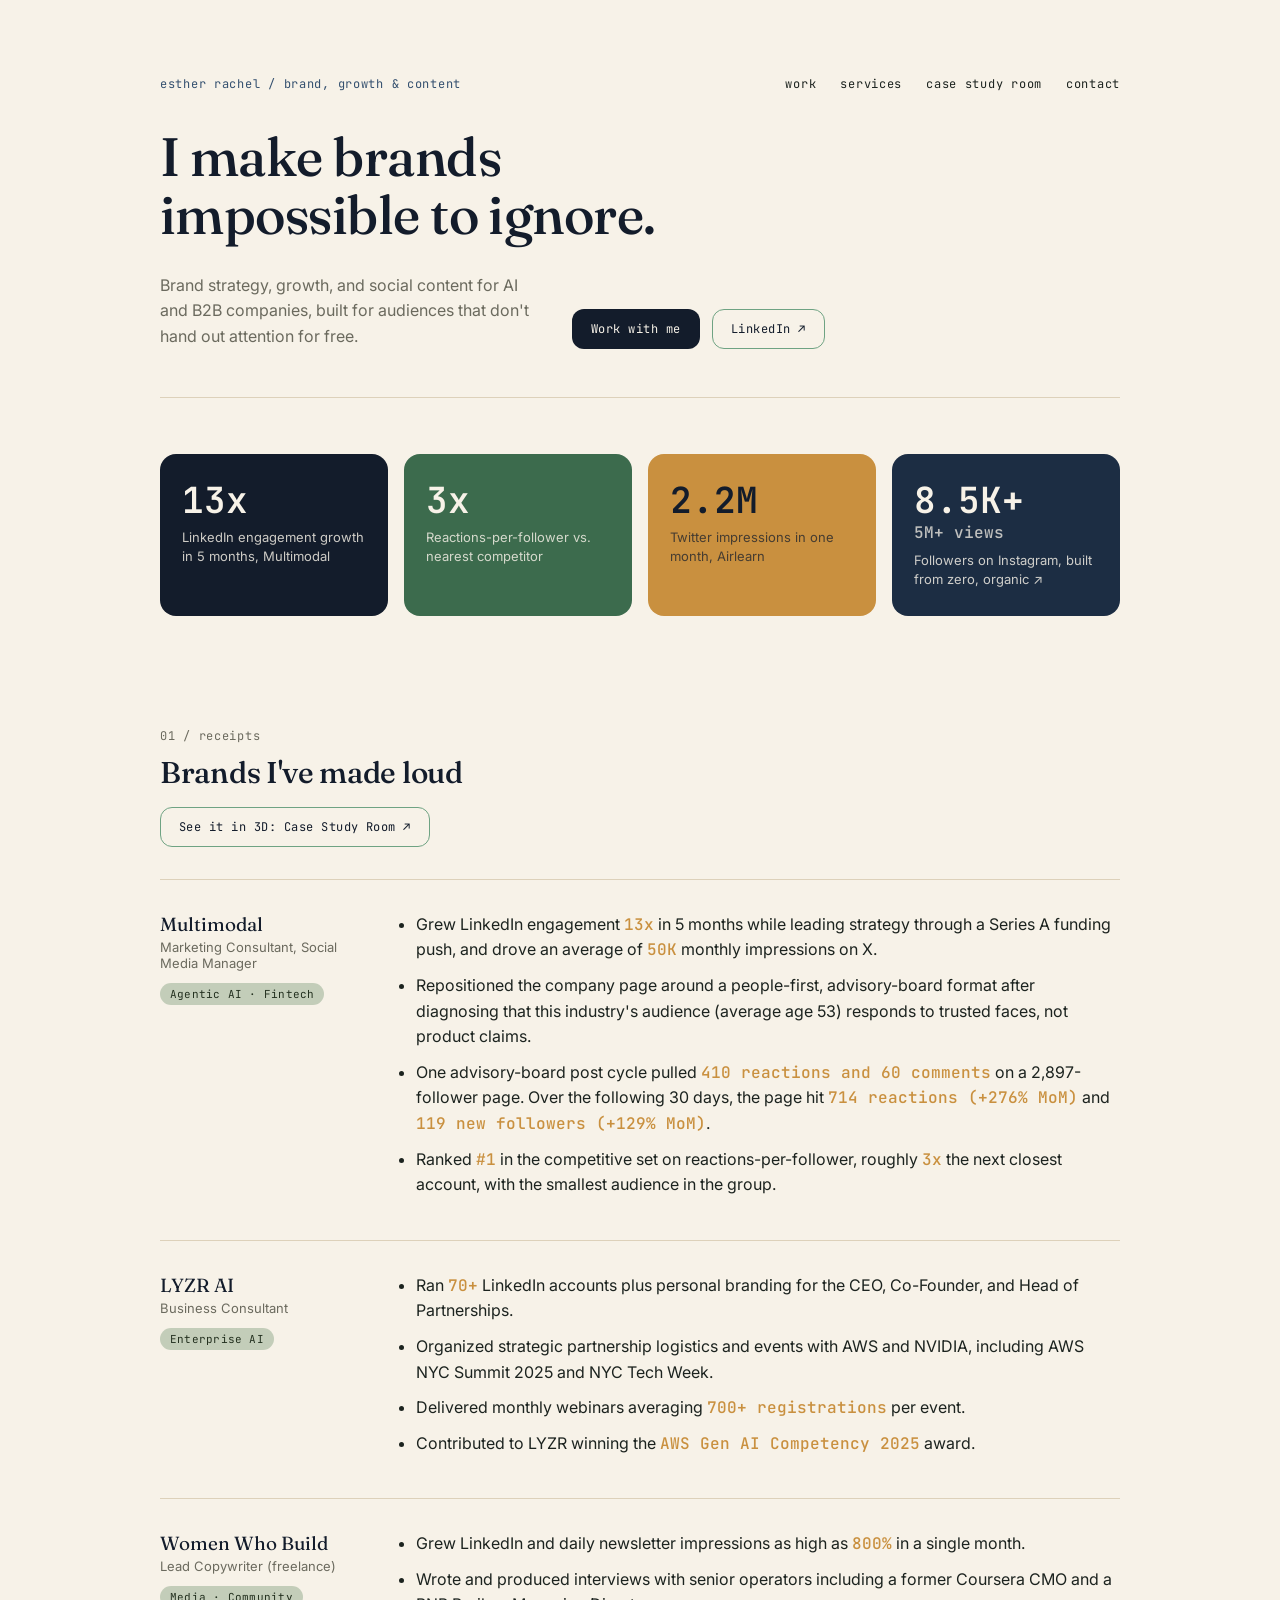
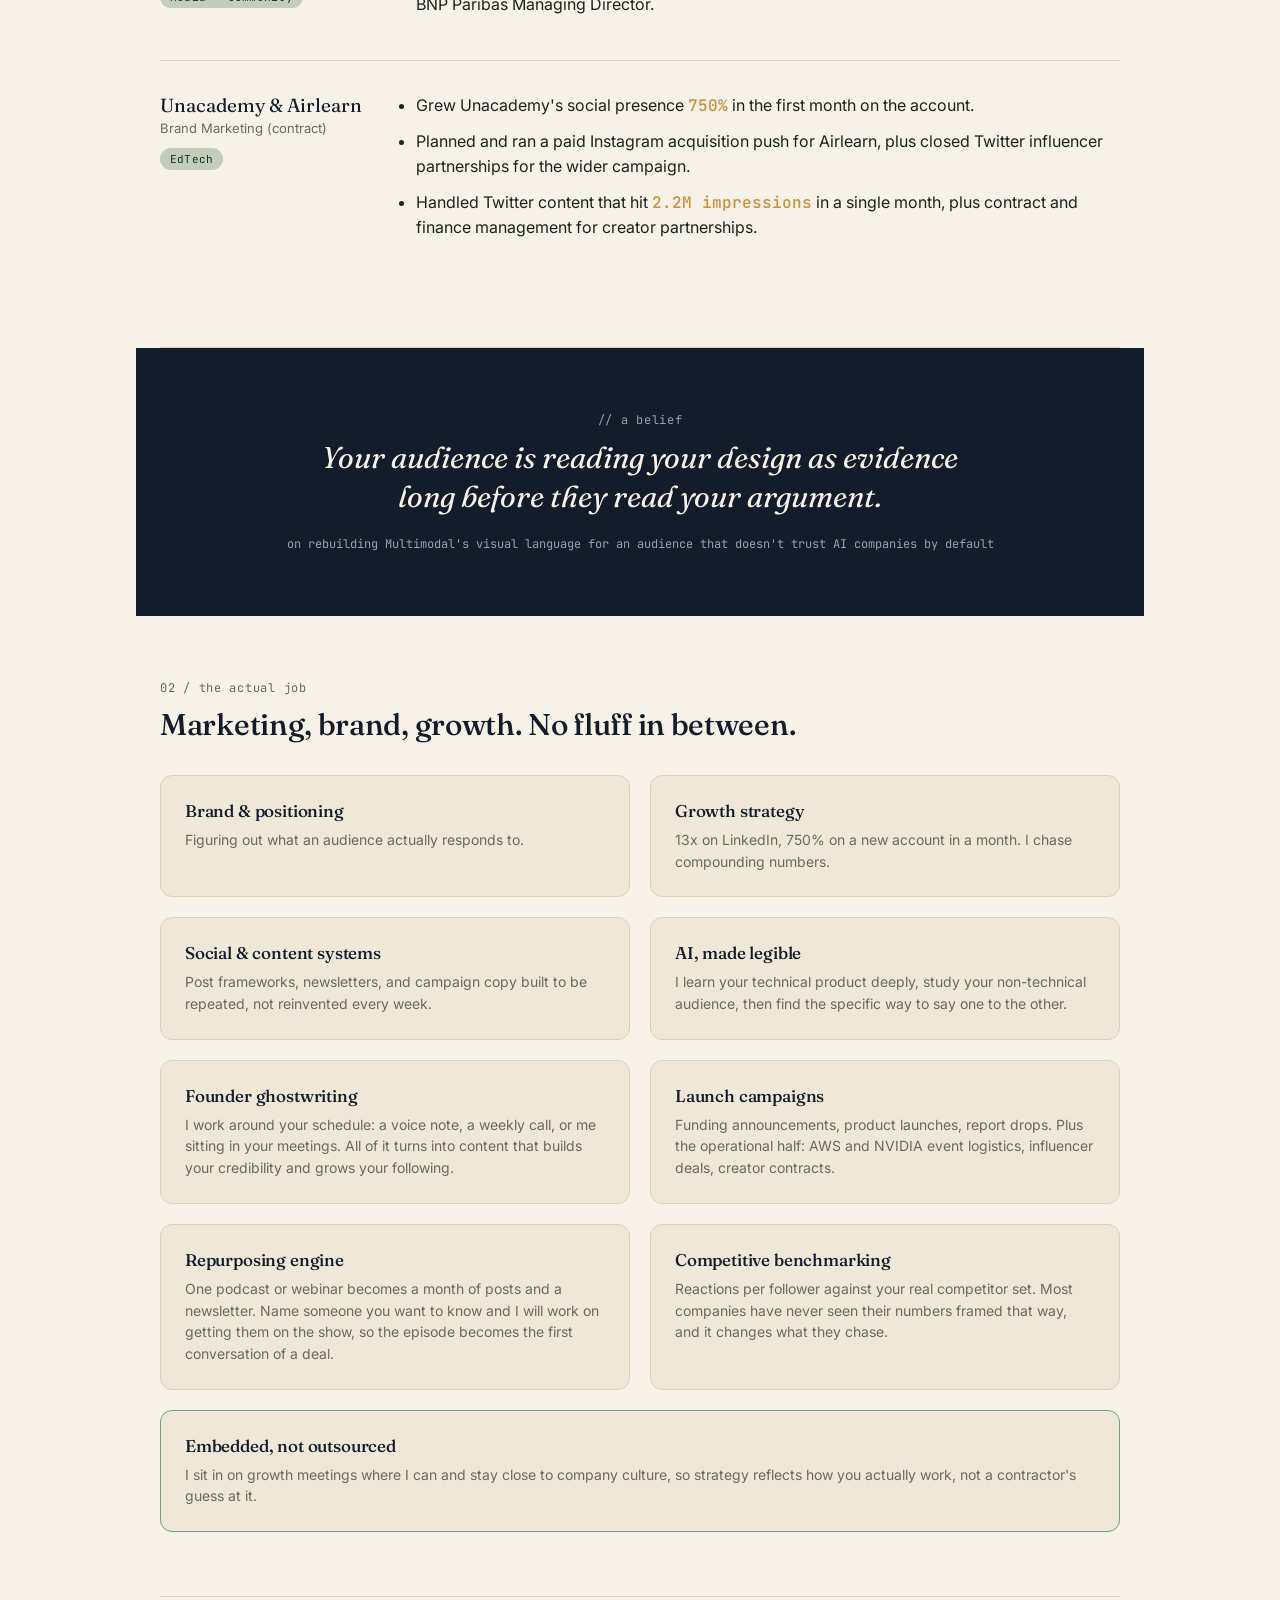
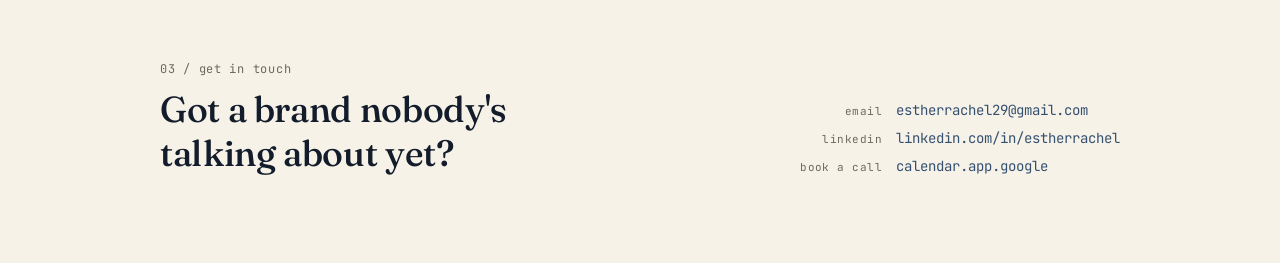
<file: index.html>
<!doctype html>
<html lang="en">
<head>
<meta charset="UTF-8" />
<meta name="viewport" content="width=device-width, initial-scale=1.0, viewport-fit=cover" />
<title>Esther Rachel: Impossible to Ignore</title>
<meta name="description" content="Brand strategy, growth, and social/content for AI and B2B companies, built to get noticed by audiences that don't hand out attention for free." />
<link rel="preconnect" href="https://fonts.googleapis.com">
<link rel="preconnect" href="https://fonts.gstatic.com" crossorigin>
<link href="https://fonts.googleapis.com/css2?family=Fraunces:ital,opsz,wght@0,9..144,400;0,9..144,500;0,9..144,600;1,9..144,500&family=Inter:wght@400;500;600;700&family=JetBrains+Mono:wght@400;500&display=swap" rel="stylesheet">
<link rel="stylesheet" href="style.css">
</head>
<body>

<div class="wrap">

  <header class="hero">
    <div class="hero-top">
      <span class="mono kicker">esther rachel / brand, growth &amp; content</span>
      <nav>
        <a href="#work">work</a>
        <a href="#services">services</a>
        <a href="rooms.html">case study room</a>
        <a href="#contact">contact</a>
      </nav>
    </div>
    <h1 class="headline">I make brands impossible to ignore.</h1>
    <div class="hero-sub">
      <p>Brand strategy, growth, and social content for AI and B2B companies, built for audiences that don't hand out attention for free.</p>
      <div class="hero-links">
        <a class="btn solid" href="#contact">Work with me</a>
        <a class="btn ghost" href="https://www.linkedin.com/in/estherrachel/" target="_blank" rel="noopener">LinkedIn ↗</a>
      </div>
    </div>
  </header>

  <section class="stats reveal">
    <div class="stat"><div class="num">13x</div><div class="label">LinkedIn engagement growth in 5 months, Multimodal</div></div>
    <div class="stat"><div class="num">3x</div><div class="label">Reactions-per-follower vs. nearest competitor</div></div>
    <div class="stat"><div class="num">2.2M</div><div class="label">Twitter impressions in one month, Airlearn</div></div>
    <a class="stat stat-link" href="https://www.instagram.com/ishtarcreatives" target="_blank" rel="noopener">
      <div class="num">8.5K+</div>
      <div class="num-sub">5M+ views</div>
      <div class="label">Followers on Instagram, built from zero, organic ↗</div>
    </a>
  </section>

  <section id="work" class="divider">
    <div class="section-head reveal">
      <span class="mono kicker">01 / receipts</span>
      <h2>Brands I've made loud</h2>
      <a class="btn ghost work-cta" href="rooms.html">See it in 3D: Case Study Room ↗</a>
    </div>

    <div class="case reveal">
      <div class="who">
        <div class="name">Multimodal</div>
        <div class="role">Marketing Consultant, Social Media Manager</div>
        <span class="tag">Agentic AI · Fintech</span>
      </div>
      <ul>
        <li>Grew LinkedIn engagement <strong>13x</strong> in 5 months while leading strategy through a Series A funding push, and drove an average of <strong>50K</strong> monthly impressions on X.</li>
        <li>Repositioned the company page around a people-first, advisory-board format after diagnosing that this industry's audience (average age 53) responds to trusted faces, not product claims.</li>
        <li>One advisory-board post cycle pulled <strong>410 reactions and 60 comments</strong> on a 2,897-follower page. Over the following 30 days, the page hit <strong>714 reactions (+276% MoM)</strong> and <strong>119 new followers (+129% MoM)</strong>.</li>
        <li>Ranked <strong>#1</strong> in the competitive set on reactions-per-follower, roughly <strong>3x</strong> the next closest account, with the smallest audience in the group.</li>
      </ul>
    </div>

    <div class="case reveal">
      <div class="who">
        <div class="name">LYZR AI</div>
        <div class="role">Business Consultant</div>
        <span class="tag">Enterprise AI</span>
      </div>
      <ul>
        <li>Ran <strong>70+</strong> LinkedIn accounts plus personal branding for the CEO, Co-Founder, and Head of Partnerships.</li>
        <li>Organized strategic partnership logistics and events with AWS and NVIDIA, including AWS NYC Summit 2025 and NYC Tech Week.</li>
        <li>Delivered monthly webinars averaging <strong>700+ registrations</strong> per event.</li>
        <li>Contributed to LYZR winning the <strong>AWS Gen AI Competency 2025</strong> award.</li>
      </ul>
    </div>

    <div class="case reveal">
      <div class="who">
        <div class="name">Women Who Build</div>
        <div class="role">Lead Copywriter (freelance)</div>
        <span class="tag">Media · Community</span>
      </div>
      <ul>
        <li>Grew LinkedIn and daily newsletter impressions as high as <strong>800%</strong> in a single month.</li>
        <li>Wrote and produced interviews with senior operators including a former Coursera CMO and a BNP Paribas Managing Director.</li>
      </ul>
    </div>

    <div class="case reveal">
      <div class="who">
        <div class="name">Unacademy &amp; Airlearn</div>
        <div class="role">Brand Marketing (contract)</div>
        <span class="tag">EdTech</span>
      </div>
      <ul>
        <li>Grew Unacademy's social presence <strong>750%</strong> in the first month on the account.</li>
        <li>Planned and ran a paid Instagram acquisition push for Airlearn, plus closed Twitter influencer partnerships for the wider campaign.</li>
        <li>Handled Twitter content that hit <strong>2.2M impressions</strong> in a single month, plus contract and finance management for creator partnerships.</li>
      </ul>
    </div>
  </section>

  <section class="quote reveal">
    <span class="mono kicker">// a belief</span>
    <blockquote>Your audience is reading your design as evidence long before they read your argument.</blockquote>
    <div class="quote-cite">on rebuilding Multimodal's visual language for an audience that doesn't trust AI companies by default</div>
  </section>

  <section id="services" class="divider">
    <div class="section-head reveal">
      <span class="mono kicker">02 / the actual job</span>
      <h2>Marketing, brand, growth. No fluff in between.</h2>
    </div>
    <div class="services">
      <div class="service reveal">
        <h3>Brand &amp; positioning</h3>
        <p>Figuring out what an audience actually responds to.</p>
      </div>
      <div class="service reveal">
        <h3>Growth strategy</h3>
        <p>13x on LinkedIn, 750% on a new account in a month. I chase compounding numbers.</p>
      </div>
      <div class="service reveal">
        <h3>Social &amp; content systems</h3>
        <p>Post frameworks, newsletters, and campaign copy built to be repeated, not reinvented every week.</p>
      </div>
      <div class="service reveal">
        <h3>AI, made legible</h3>
        <p>I learn your technical product deeply, study your non-technical audience, then find the specific way to say one to the other.</p>
      </div>
      <div class="service reveal">
        <h3>Founder ghostwriting</h3>
        <p>I work around your schedule: a voice note, a weekly call, or me sitting in your meetings. All of it turns into content that builds your credibility and grows your following.</p>
      </div>
      <div class="service reveal">
        <h3>Launch campaigns</h3>
        <p>Funding announcements, product launches, report drops. Plus the operational half: AWS and NVIDIA event logistics, influencer deals, creator contracts.</p>
      </div>
      <div class="service reveal">
        <h3>Repurposing engine</h3>
        <p>One podcast or webinar becomes a month of posts and a newsletter. Name someone you want to know and I will work on getting them on the show, so the episode becomes the first conversation of a deal.</p>
      </div>
      <div class="service reveal">
        <h3>Competitive benchmarking</h3>
        <p>Reactions per follower against your real competitor set. Most companies have never seen their numbers framed that way, and it changes what they chase.</p>
      </div>
      <div class="service reveal full">
        <h3>Embedded, not outsourced</h3>
        <p>I sit in on growth meetings where I can and stay close to company culture, so strategy reflects how you actually work, not a contractor's guess at it.</p>
      </div>
    </div>
  </section>

  <footer id="contact" class="reveal">
    <div>
      <span class="mono kicker">03 / get in touch</span>
      <h2>Got a brand nobody's talking about yet?</h2>
    </div>
    <div class="contact-links">
      <div class="contact-row"><span class="mono label">email</span><a href="mailto:estherrachel29@gmail.com">estherrachel29@gmail.com</a></div>
      <div class="contact-row"><span class="mono label">linkedin</span><a href="https://www.linkedin.com/in/estherrachel/" target="_blank" rel="noopener">linkedin.com/in/estherrachel</a></div>
      <div class="contact-row"><span class="mono label">book a call</span><a href="https://calendar.app.google/FV8yc5FFpcigEkFE9" target="_blank" rel="noopener">calendar.app.google</a></div>
    </div>
  </footer>

</div>

<script src="script.js"></script>
</body>
</html>
</file>
<file: style.css>
/* Deep Current — coastal luxury personal brand system */

:root {
  /* Neutrals — warm sand/ivory, never stark white */
  --color-bg: #f7f2e8;
  --color-surface: #efe7d8;
  --color-border: #ddd1ba;
  --color-text: #1c231f;
  --color-text-muted: #6b6a5e;

  /* Deep navy (primary) */
  --color-navy-900: #131c2b;
  --color-navy-700: #1c2d43;
  --color-navy-500: #34506f;
  --color-navy-300: #8fa3b8;

  /* Sage / seafoam (secondary) — deepened for more punch */
  --color-sage-900: #23301f;
  --color-sage-700: #3c6b4d;
  --color-sage-500: #6fa383;
  --color-sage-300: #c3cdb9;

  /* Brass (accent) — warmer, richer gold */
  --color-brass: #c9903f;

  /* Fixed cream for text on dark surfaces — never swaps with theme,
     unlike --color-bg, so it stays readable on fixed-dark bands
     (quote section, solid buttons, navy/sage stat tiles) in dark mode. */
  --color-on-dark: #f7f2e8;
  --color-on-dark-soft: #8fa3b8;

  --color-accent: var(--color-sage-500);
  --color-accent-alt: var(--color-navy-500);

  --font-display: 'Fraunces', Georgia, serif;
  --font-body: 'Inter', system-ui, sans-serif;
  --font-mono: 'JetBrains Mono', 'IBM Plex Mono', monospace;

  --radius: 12px;
  color-scheme: light dark;
}

@media (prefers-color-scheme: dark) {
  :root:not([data-theme="light"]) {
    --color-bg: #14181a;
    --color-surface: #1b2022;
    --color-border: #2c3234;
    --color-text: #f2ede1;
    --color-text-muted: #a6a89a;
    --color-navy-300: #3a4d63;
    --color-sage-300: #47533f;
  }
}
:root[data-theme="dark"] {
  --color-bg: #14181a;
  --color-surface: #1b2022;
  --color-border: #2c3234;
  --color-text: #f2ede1;
  --color-text-muted: #a6a89a;
  --color-navy-300: #3a4d63;
  --color-sage-300: #47533f;
}

* { box-sizing: border-box; }

body {
  margin: 0;
  background: var(--color-bg);
  color: var(--color-text);
  font-family: var(--font-body);
  padding-inline: 24px;
  -webkit-font-smoothing: antialiased;
}

.wrap { max-width: 960px; margin: 0 auto; }

::selection { background: var(--color-brass); color: var(--color-navy-900); }

h1, h2, h3 {
  font-family: var(--font-display);
  font-weight: 500;
  letter-spacing: -0.01em;
  margin: 0;
  text-wrap: balance;
  color: var(--color-navy-900);
}
:root[data-theme="dark"] h1, :root[data-theme="dark"] h2, :root[data-theme="dark"] h3 { color: var(--color-text); }
@media (prefers-color-scheme: dark) {
  :root:not([data-theme="light"]) h1,
  :root:not([data-theme="light"]) h2,
  :root:not([data-theme="light"]) h3 { color: var(--color-text); }
}

.mono { font-family: var(--font-mono); font-variant-numeric: tabular-nums; }
.kicker {
  display: block;
  font-size: 12px;
  letter-spacing: 0.06em;
  color: var(--color-text-muted);
  margin-bottom: 10px;
}
.accent-brass { color: var(--color-brass); }

a { color: var(--color-navy-500); text-decoration: none; }
a:hover { color: var(--color-brass); }

/* HERO */
header.hero {
  padding-block: 72px 48px;
  border-bottom: 1px solid var(--color-border);
}
.hero-top {
  display: flex; justify-content: space-between; align-items: baseline;
  gap: 16px; flex-wrap: wrap; margin-bottom: 36px;
}
.hero-top .kicker { margin-bottom: 0; color: var(--color-navy-500); }
nav a {
  font-family: var(--font-mono); font-size: 12px; letter-spacing: 0.06em;
  color: var(--color-text); margin-left: 20px; border-bottom: 1px solid transparent;
}
nav a:hover { color: var(--color-brass); border-bottom-color: var(--color-brass); }

h1.headline {
  font-size: clamp(32px, 5.5vw, 54px);
  line-height: 1.08;
  max-width: 17ch;
  margin-top: 4px;
}
.hero-sub { display: flex; gap: 32px; margin-top: 28px; flex-wrap: wrap; }
.hero-sub p { max-width: 38ch; color: var(--color-text-muted); font-size: 16px; line-height: 1.6; margin: 0; }
.hero-links { display: flex; gap: 12px; flex-wrap: wrap; align-self: flex-end; }

.btn {
  font-family: var(--font-mono); font-size: 12px; letter-spacing: 0.04em;
  padding: 11px 18px; border-radius: var(--radius); text-decoration: none;
  white-space: nowrap; border: 1px solid transparent; transition: transform 0.15s ease, box-shadow 0.15s ease;
}
.btn.solid { background: var(--color-navy-900); color: var(--color-on-dark); }
.btn.solid:hover { transform: translateY(-2px); box-shadow: 0 6px 16px rgba(19,28,43,0.2); color: var(--color-on-dark); }
.btn.ghost { border-color: var(--color-sage-500); color: var(--color-navy-900); }
:root[data-theme="dark"] .btn.ghost { color: var(--color-text); }
@media (prefers-color-scheme: dark) { :root:not([data-theme="light"]) .btn.ghost { color: var(--color-text); } }
.btn.ghost:hover { background: var(--color-sage-300); transform: translateY(-2px); }

/* STAT BAND — vibrant colored tiles */
section.stats {
  padding-block: 56px 48px;
  display: grid; grid-template-columns: repeat(4, 1fr); gap: 16px;
}
@media (max-width: 700px) { section.stats { grid-template-columns: repeat(2, 1fr); } }

.stat {
  border-radius: 16px;
  padding: 28px 22px;
  transition: transform 0.15s ease;
}
.stat:hover { transform: translateY(-3px); }
.stat:nth-child(1) { background: var(--color-navy-900); }
.stat:nth-child(2) { background: var(--color-sage-700); }
.stat:nth-child(3) { background: var(--color-brass); }
.stat:nth-child(4) { background: var(--color-navy-700); }

.stat.stat-link { display: block; text-decoration: none; }
.stat.stat-link:hover { transform: translateY(-3px); box-shadow: 0 10px 24px rgba(19,28,43,0.18); }

.stat .num {
  font-family: var(--font-mono); font-size: clamp(26px, 4.2vw, 36px);
  font-weight: 600; color: var(--color-on-dark); line-height: 1;
}
.stat:nth-child(3) .num { color: var(--color-navy-900); }

.stat .num-sub {
  font-family: var(--font-mono); font-size: clamp(13px, 1.8vw, 16px);
  font-weight: 500; color: var(--color-on-dark); opacity: 0.75;
  line-height: 1; margin-top: 7px;
}
.stat:nth-child(3) .num-sub { color: var(--color-navy-900); }

.stat .label {
  font-size: 13px; margin-top: 10px; line-height: 1.4;
  color: rgba(247, 242, 232, 0.82);
}
.stat:nth-child(3) .label { color: rgba(19, 28, 43, 0.72); }

/* SECTIONS */
section { padding-block: 64px; }
section.divider { border-bottom: 1px solid var(--color-border); }
.section-head { margin-bottom: 32px; }
.section-head h2 { font-size: clamp(22px, 3vw, 30px); }
.section-head .work-cta { margin-top: 16px; display: inline-block; }

/* CASE STUDIES */
.case {
  display: grid; grid-template-columns: 210px 1fr; gap: 28px;
  padding-block: 32px; border-top: 1px solid var(--color-border);
}
.case:first-of-type { border-top: none; padding-top: 0; }
.case .who { position: sticky; top: 16px; align-self: start; }
@media (max-width: 640px) {
  .case { grid-template-columns: 1fr; gap: 12px; }
  .case .who { position: static; top: auto; margin-bottom: 4px; }
}
.case .name { font-family: var(--font-display); font-size: 19px; color: var(--color-navy-900); }
:root[data-theme="dark"] .case .name { color: var(--color-text); }
@media (prefers-color-scheme: dark) { :root:not([data-theme="light"]) .case .name { color: var(--color-text); } }
.case .role { font-size: 13px; color: var(--color-text-muted); margin-top: 3px; }
.case .tag {
  display: inline-block; margin-top: 12px; font-family: var(--font-mono); font-size: 11px;
  padding: 4px 10px; border-radius: 999px; background: var(--color-sage-300); color: var(--color-sage-900);
  letter-spacing: 0.02em;
}
.case ul { margin: 0; padding-left: 18px; line-height: 1.6; }
.case li { margin-bottom: 10px; }
.case li strong { color: var(--color-brass); font-family: var(--font-mono); font-weight: 500; }

/* QUOTE */
section.quote {
  background: var(--color-navy-900);
  color: var(--color-on-dark);
  margin-inline: -24px; padding-inline: 24px;
  text-align: center;
}
section.quote .kicker { color: var(--color-on-dark-soft); text-align: center; }
blockquote {
  max-width: 36ch; margin: 0 auto; text-align: center;
  font-family: var(--font-display); font-style: italic;
  font-size: clamp(22px, 3.4vw, 30px); line-height: 1.3;
  color: var(--color-on-dark);
}
.quote-cite { margin-top: 20px; font-family: var(--font-mono); font-size: 12px; color: var(--color-on-dark-soft); }

/* SERVICES */
.services { display: grid; grid-template-columns: repeat(2, 1fr); gap: 20px; }
@media (max-width: 700px) { .services { grid-template-columns: 1fr; } }
.service {
  border: 1px solid var(--color-border); border-radius: var(--radius); padding: 24px;
  background: var(--color-surface);
  transition: transform 0.15s ease, box-shadow 0.15s ease;
}
.service:hover { transform: translateY(-3px); box-shadow: 0 10px 24px rgba(19,28,43,0.08); }
/* closing positioning statement spans the grid instead of sitting alone in a row */
.service.full { grid-column: 1 / -1; border-color: var(--color-sage-500); }
.service h3 { font-size: 17px; margin-bottom: 8px; }
.service p { font-size: 14px; color: var(--color-text-muted); line-height: 1.55; margin: 0; }

/* FOOTER */
footer {
  padding-block: 64px 88px;
  display: flex; justify-content: space-between; align-items: flex-end; flex-wrap: wrap; gap: 24px;
}
footer h2 { font-size: clamp(24px, 4vw, 36px); max-width: 22ch; margin-top: 6px; }
.contact-links { display: flex; flex-direction: column; gap: 10px; }
.contact-row { display: grid; grid-template-columns: 84px 1fr; align-items: baseline; gap: 14px; }
.contact-row .label { font-size: 11px; letter-spacing: 0.04em; color: var(--color-text-muted); text-align: right; }
.contact-links a { font-family: var(--font-mono); font-size: 14px; }
@media (max-width: 640px) {
  footer { flex-direction: column; align-items: flex-start; }
  .contact-row { grid-template-columns: 84px 1fr; }
  .contact-row .label { text-align: left; }
}

/* reveal-on-scroll */
.reveal { opacity: 1; transform: none; }
@media (prefers-reduced-motion: no-preference) {
  .reveal.is-hidden { opacity: 0; transform: translateY(12px); }
  .reveal { transition: opacity 0.5s ease, transform 0.5s ease; }
}
</file>
